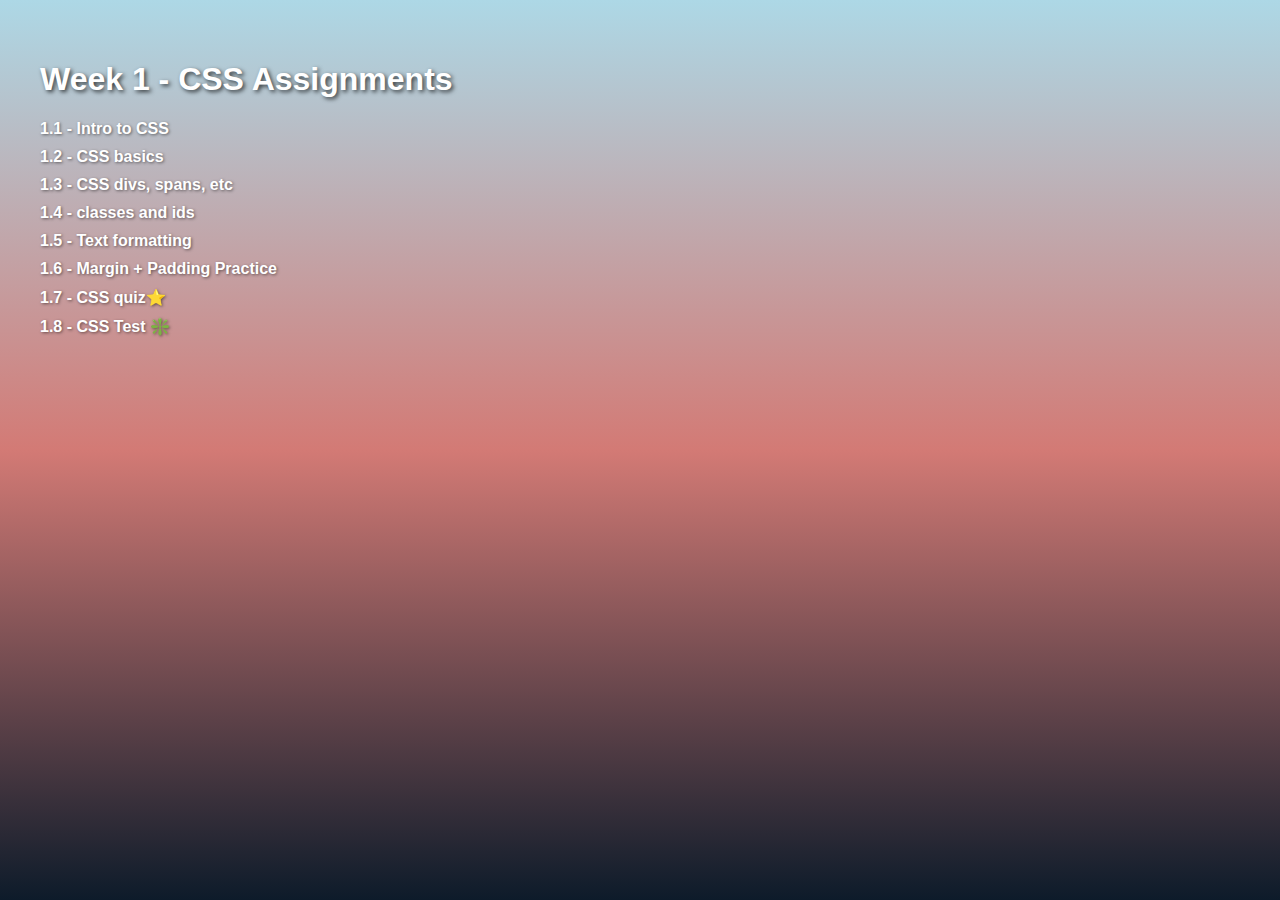
<file: index.html>
<!DOCTYPE html>
<html lang="en">
<head>
    <meta charset="UTF-8">
    <meta name="viewport" content="width=device-width, initial-scale=1.0">
    <title>2025 OT Capstone W1</title>
    <style>
        body {
            font-family: Arial, sans-serif;
            margin: 20px;
            padding: 20px;
            background: linear-gradient(to bottom, #add8e6, #d37a75, #0d1b2a);
            background-repeat: no-repeat;
            background-attachment: fixed;
            background-size: cover;
        }
        h1 {
            color: white;
            text-shadow: 2px 2px 4px rgba(0, 0, 0, 0.7);
        }
        ul {
            list-style-type: none;
            padding: 0;
        }
        li {
            margin: 10px 0;
        }
        a {
            text-decoration: none;
            color: white;
            font-weight: bold;
            text-shadow: 1px 1px 3px rgba(0, 0, 0, 0.5);
        }
        a:hover {
            text-decoration: underline;
        }
    </style>
</head>
<body>
    <h1>Week 1 - CSS Assignments</h1>
    <ul>
        <li><a href="Intro to CSS.html">1.1 - Intro to CSS</a></li>
        <li><a href="Part 1/Part1.html">1.2 - CSS basics</a></li>
        <li><a href="Part 2/Part2.html">1.3 - CSS divs, spans, etc</a></li>
        <li><a href="Part 3/Part3.html">1.4 - classes and ids</a></li>
        <li><a href="Text Formatting/Text Format.html">1.5 - Text formatting</a></li>
        <li><a href="M+P Practice Quiz.html">1.6 - Margin + Padding Practice</a></li>
        <li><a href="CSS Quiz/CSS_Assessment.html">1.7 - CSS quiz⭐️</a></li>
        <li><a href="CSS Test/Profile_Page.html">1.8 - CSS Test ❇️</a></li>
    </ul>
</body>
</html>
</file>
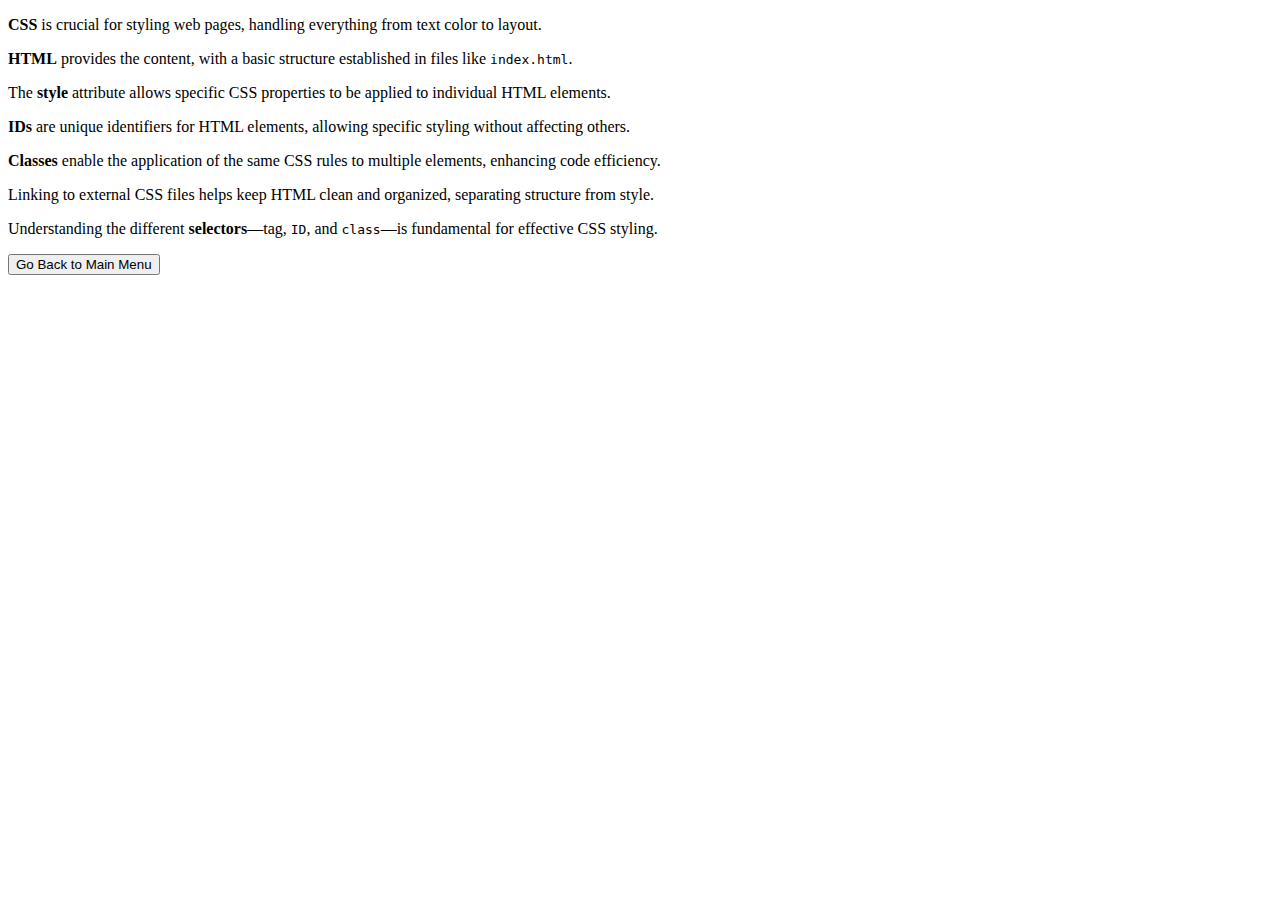
<file: Intro to CSS.html>
<!DOCTYPE html>
<html lang="en">
<head>

<p><strong>CSS</strong> is crucial for styling web pages, handling everything from text color to layout.</p>
<p><strong>HTML</strong> provides the content, with a basic structure established in files like <code>index.html</code>.</p>
<p>The <strong>style</strong> attribute allows specific CSS properties to be applied to individual HTML elements.</p>
<p><strong>IDs</strong> are unique identifiers for HTML elements, allowing specific styling without affecting others.</p>
<p><strong>Classes</strong> enable the application of the same CSS rules to multiple elements, enhancing code efficiency.</p>
<p>Linking to external CSS files helps keep HTML clean and organized, separating structure from style.</p>
<p>Understanding the different <strong>selectors</strong>—tag, <code>ID</code>, and <code>class</code>—is fundamental for effective CSS styling.</p>

    <!-- Redirect Button -->
    <button onclick="window.location.href='index.html'">Go Back to Main Menu</button>

        </body>
    </html>
</head>
</file>
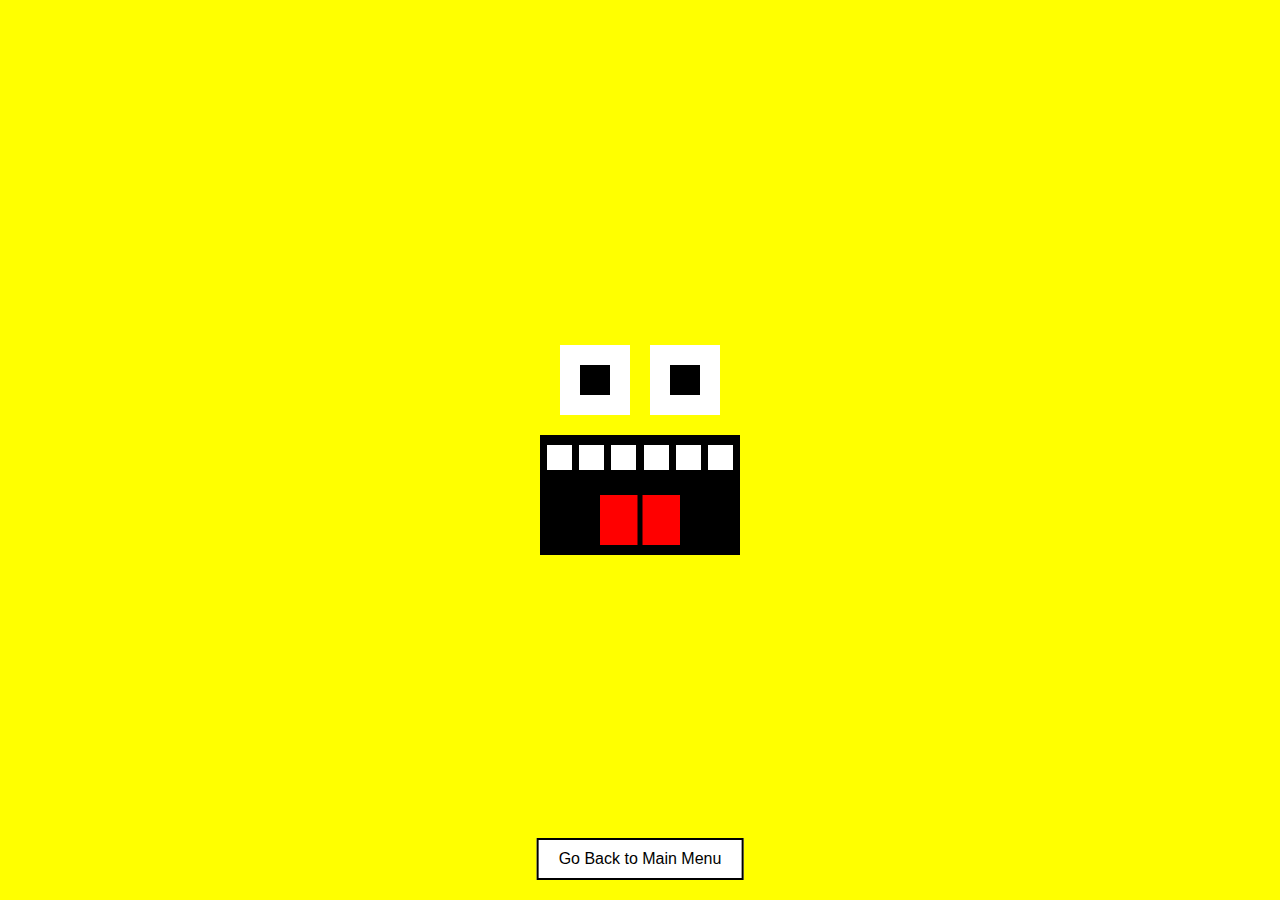
<file: M+P Practice Quiz.html>
<!DOCTYPE html>
<html lang="en">
<head>
    <meta charset="UTF-8">
    <meta name="viewport" content="width=device-width, initial-scale=1.0">
    <title>Pixel Art Face</title>
    <style>
        body {
            background-color: yellow;
            display: flex;
            justify-content: center;
            align-items: center;
            height: 100vh;
            margin: 0;
            position: relative; /* Added to make button positioning easier */
        }
        .face {
            position: absolute;
            width: 200px;
            height: 250px;
            background-color: yellow;
            z-index: 1; /* Ensure the face is above the body but below the button */
        }
        .eye {
            position: absolute;
            width: 70px;
            height: 70px;
            background-color: white;
        }
        .eye-left {
            top: 20px;
            left: 20px;
        }
        .eye-right {
            top: 20px;
            right: 20px;
        }
        .pupil {
            position: absolute;
            width: 30px;
            height: 30px;
            background-color: black;
            top: 20px;
            left: 20px;
        }
        .mouth {
            position: absolute;
            width: 200px;
            height: 120px;
            background-color: black;
            bottom: 20px;
            left: 0;
        }
        .teeth {
            position: absolute;
            display: flex;
            justify-content: space-evenly;
            width: 100%;
            top: 10px;
        }
        .tooth {
            width: 25px;
            height: 25px;
            background-color: white;
        }
        .tongue {
            position: absolute;
            width: 80px;
            height: 50px;
            background-color: red;
            bottom: 10px;
            left: 50%;
            transform: translateX(-50%);
        }
        .tongue-line {
            position: absolute;
            width: 5px;
            height: 50px;
            background-color: black;
            left: 50%;
            transform: translateX(-50%);
        }

        /* Button Styles */
        button {
            position: absolute; /* Position the button absolutely */
            bottom: 20px; /* Place it at the bottom of the screen */
            left: 50%; /* Center it horizontally */
            transform: translateX(-50%); /* Adjust for exact centering */
            padding: 10px 20px;
            font-size: 16px;
            background-color: white;
            border: 2px solid black;
            cursor: pointer;
            z-index: 2; /* Ensure the button is on top of everything */
        }
    </style>
</head>
<body>
    <div class="face">
        <div class="eye eye-left">
            <div class="pupil"></div>
        </div>
        <div class="eye eye-right">
            <div class="pupil"></div>
        </div>
        <div class="mouth">
            <div class="teeth">
                <div class="tooth"></div>
                <div class="tooth"></div>
                <div class="tooth"></div>
                <div class="tooth"></div>
                <div class="tooth"></div>
                <div class="tooth"></div>
            </div>
            <div class="tongue">
                <div class="tongue-line"></div>
            </div>
        </div>
    </div>

    <!-- Redirect Button -->
    <button onclick="window.location.href='index.html'">Go Back to Main Menu</button>
</body>
</html>
</file>
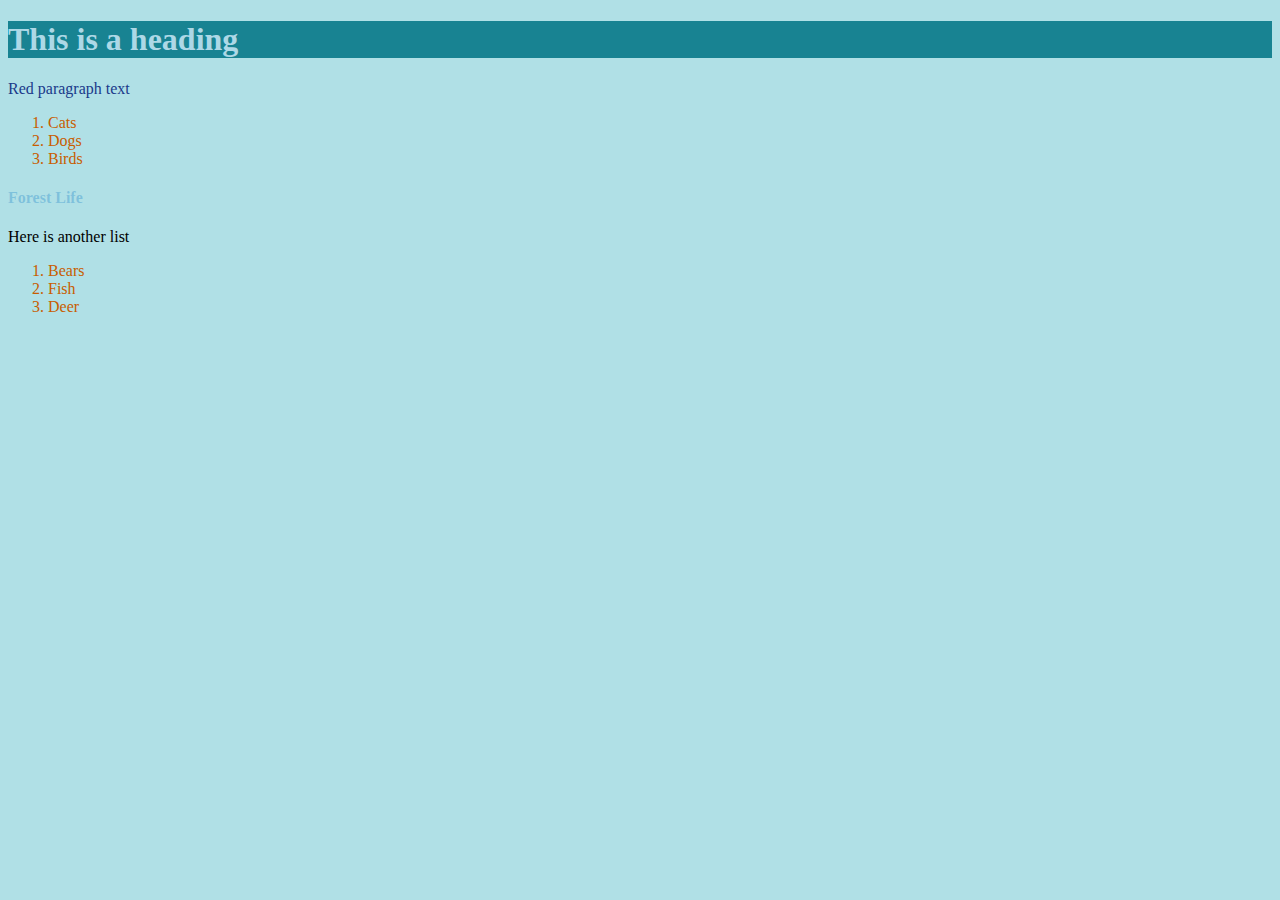
<file: Part1.html>
<!DOCTYPE html>
<html>
  <!-- Text Color Selection-->
  <body style="background-color:powderblue;">

  <head>
    <meta charset="utf-8">
    <title>CSS Basics</title>

    <!-- Connect the html to the css file -->
    <link rel="stylesheet" href="Part1_master.css">

  </head>
  <body>
<!-- RGB Color Selection-->
    <h1 style="background-color:rgb(24, 131, 146);">This is a heading</h1>

    <!-- HEX Code Selection-->
    <p style="color:#1a3a8a";>Red paragraph text</p>
    <ol>
      <li>Cats</li>
      <li>Dogs</li>
      <li>Birds</li>
    </ol>

    <h4>Forest Life</h4>

    <p>Here is another list</p>
    <ol>
      <li>Bears</li>
      <li>Fish</li>
      <li>Deer</li>
    </ol>

  </body>
</html>
</file>
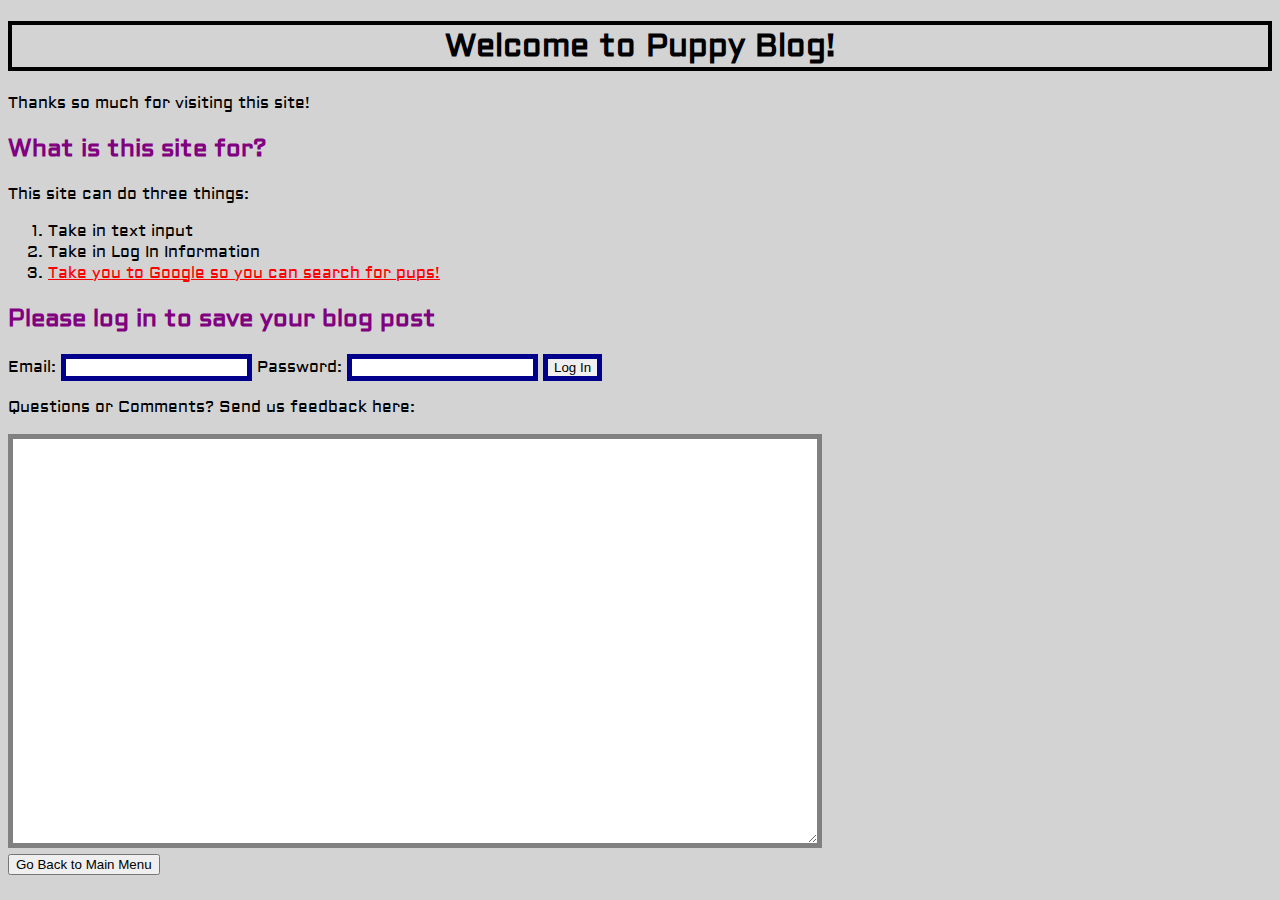
<file: CSS Quiz/CSS_Assessment.html>
<!-- Welcome to your CSS Level One Assessment Test!

For this test, edit the CSS file and complete the commented tasks below!
You won't be editing and html, but the css file is linked to the html file.
Watch the video lecture for more info on this! -->
<!DOCTYPE html>
<html>
  <head>
    <meta charset="utf-8">
    <title>Assessment Test CSS</title>
    <link rel="stylesheet" href="CSS_Assessment.css">
    <link href="https://fonts.googleapis.com/css?family=Aldrich|Fredoka+One" rel="stylesheet">
  </head>
  <body>
    <h1>Welcome to Puppy Blog!</h1>

    <div class="someclass">
      <p>Thanks so much for visiting this site!</p>
    </div>

    <h2>What is this site for?</h2>
    <p>This site can do three things:</p>
    <ol>
      <li>Take in text input</li>
      <li>Take in Log In Information</li>
      <li><a href="http://www.google.com">Take you to Google so you can search for pups!</a></li>
    </ol>


    <h2>Please log in to save your blog post</h2>

    <form class="loginForm" method="get">
      <label for="mail">Email: </label>
      <input type="email" id="mail" value="">

      <label for="pass">Password: </label>
      <input type="password" id="pass" value="">

      <input type="submit" name="" value="Log In">


    </form>

    <div class="exit">



    <p>Questions or Comments? Send us feedback here:</p>

    <textarea id="textblock" name="name" rows="8" cols="80"></textarea>

    </div>


    <!-- Redirect Button -->
    <button onclick="window.location.href='../index.html'">Go Back to Main Menu</button>
</body>
</html>
</file>
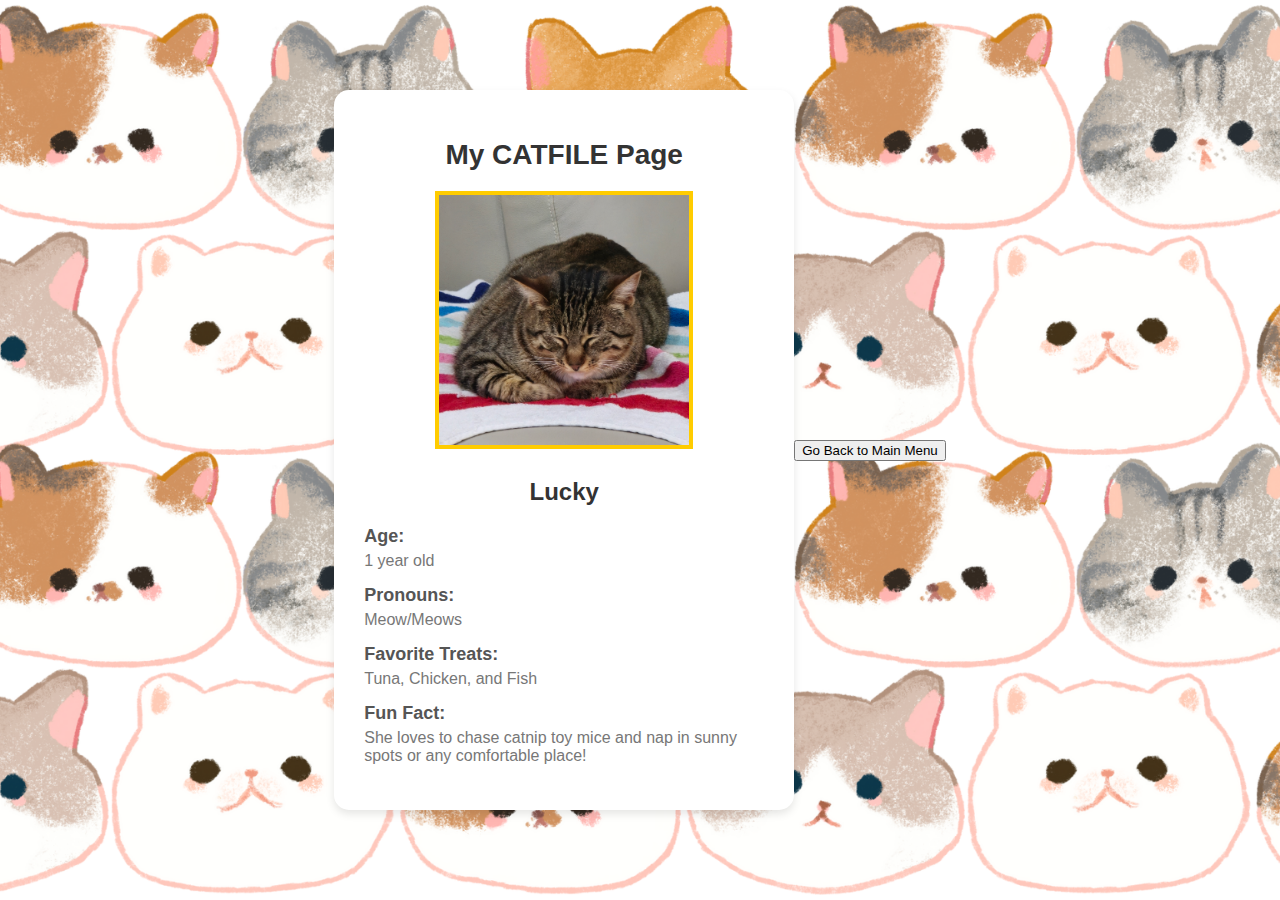
<file: CSS Test/Profile_Page.html>
<!DOCTYPE html>
<html lang="en">
<head>
  <!-- Meta tags for character encoding and responsive design -->
  <meta charset="UTF-8">
  <meta name="viewport" content="width=device-width, initial-scale=1.0">
  <!-- Title of the page (shown in the browser tab) -->
  <title>Lucky's Profile</title>
  <!-- Link to the external CSS file for styling -->
  <link rel="stylesheet" href="styles.css">
</head>
<body>
  <!-- Main container for the profile content -->
  <div class="profile-container">
    <!-- Main heading for the profile page -->
    <h1>My CATFILE Page</h1>
    <!-- Profile picture of Lucky -->
    <img src="20250207_200602.jpg" alt="Lucky the Cat" class="profile-pic">
    <!-- Name of the cat -->
    <h2 class="profile-name">Lucky</h2>
    <!-- Section for additional profile details -->
    <div class="profile-details">
      <!-- Age of the cat -->
      <h3>Age:</h3>
      <p>1 year old</p>
      <!-- Pronouns (just for fun!) -->
      <h3>Pronouns:</h3>
      <p>Meow/Meows</p>
      <!-- Favorite treats -->
      <h3>Favorite Treats:</h3>
      <p>Tuna, Chicken, and Fish</p>
      <!-- Fun fact about Lucky -->
      <h3>Fun Fact:</h3>
      <p>She loves to chase catnip toy mice and nap in sunny spots or any comfortable place!</p>
    </div>
  </div>
      <!-- Redirect Button -->
      <button onclick="window.location.href='../index.html'">Go Back to Main Menu</button>
</body>
</html>
</file>
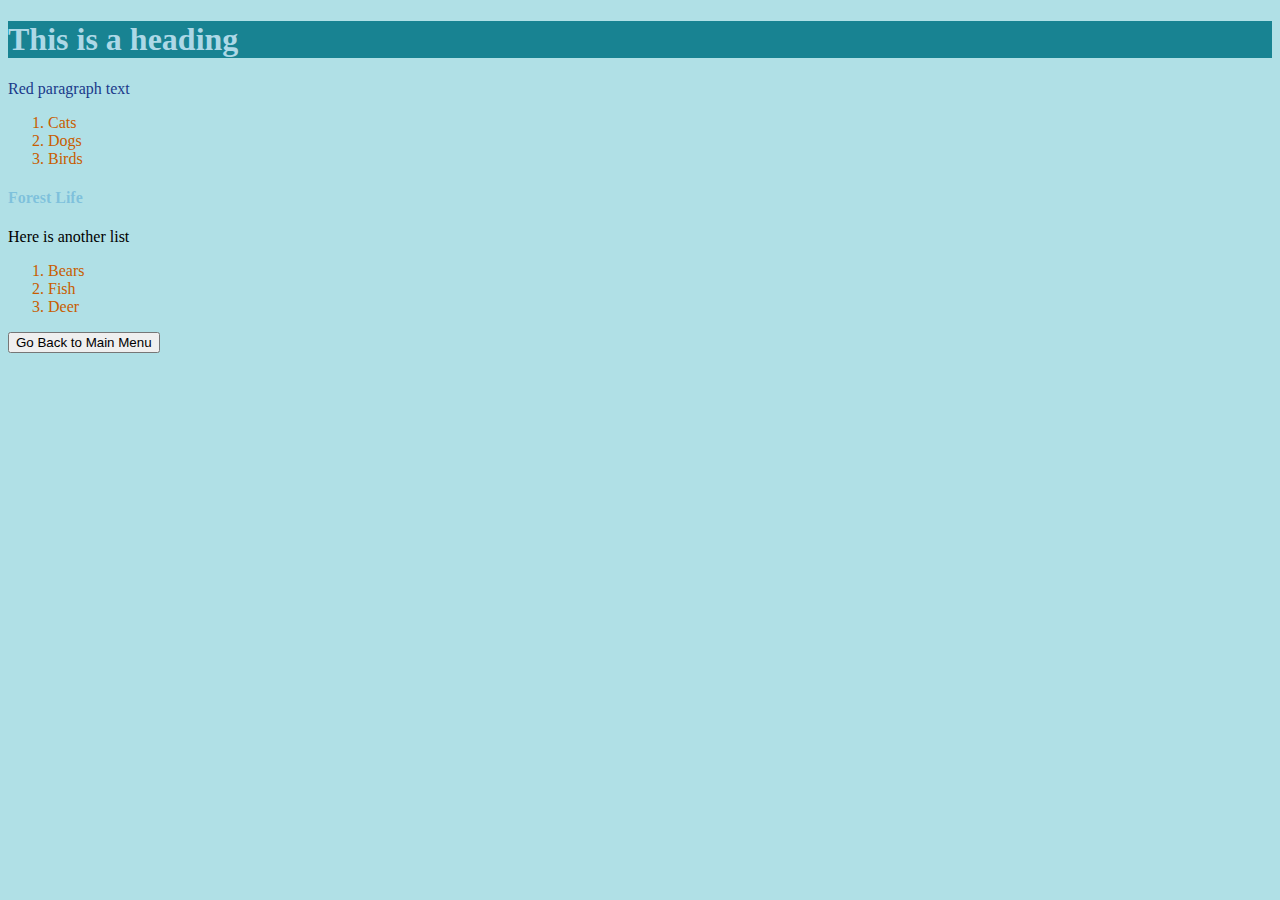
<file: Part 1/Part1.html>
<!DOCTYPE html>
<html>
  <!-- Text Color Selection-->
  <body style="background-color:powderblue;">

  <head>
    <meta charset="utf-8">
    <title>CSS Basics</title>

    <!-- Connect the html to the css file -->
    <link rel="stylesheet" href="Part1_master.css">

  </head>
  <body>
<!-- RGB Color Selection-->
    <h1 style="background-color:rgb(24, 131, 146);">This is a heading</h1>

    <!-- HEX Code Selection-->
    <p style="color:#1a3a8a";>Red paragraph text</p>
    <ol>
      <li>Cats</li>
      <li>Dogs</li>
      <li>Birds</li>
    </ol>

    <h4>Forest Life</h4>

    <p>Here is another list</p>
    <ol>
      <li>Bears</li>
      <li>Fish</li>
      <li>Deer</li>
    </ol>

      <!-- Redirect Button -->
      <button onclick="window.location.href='../index.html'">Go Back to Main Menu</button>
  </body>
</html>
</file>
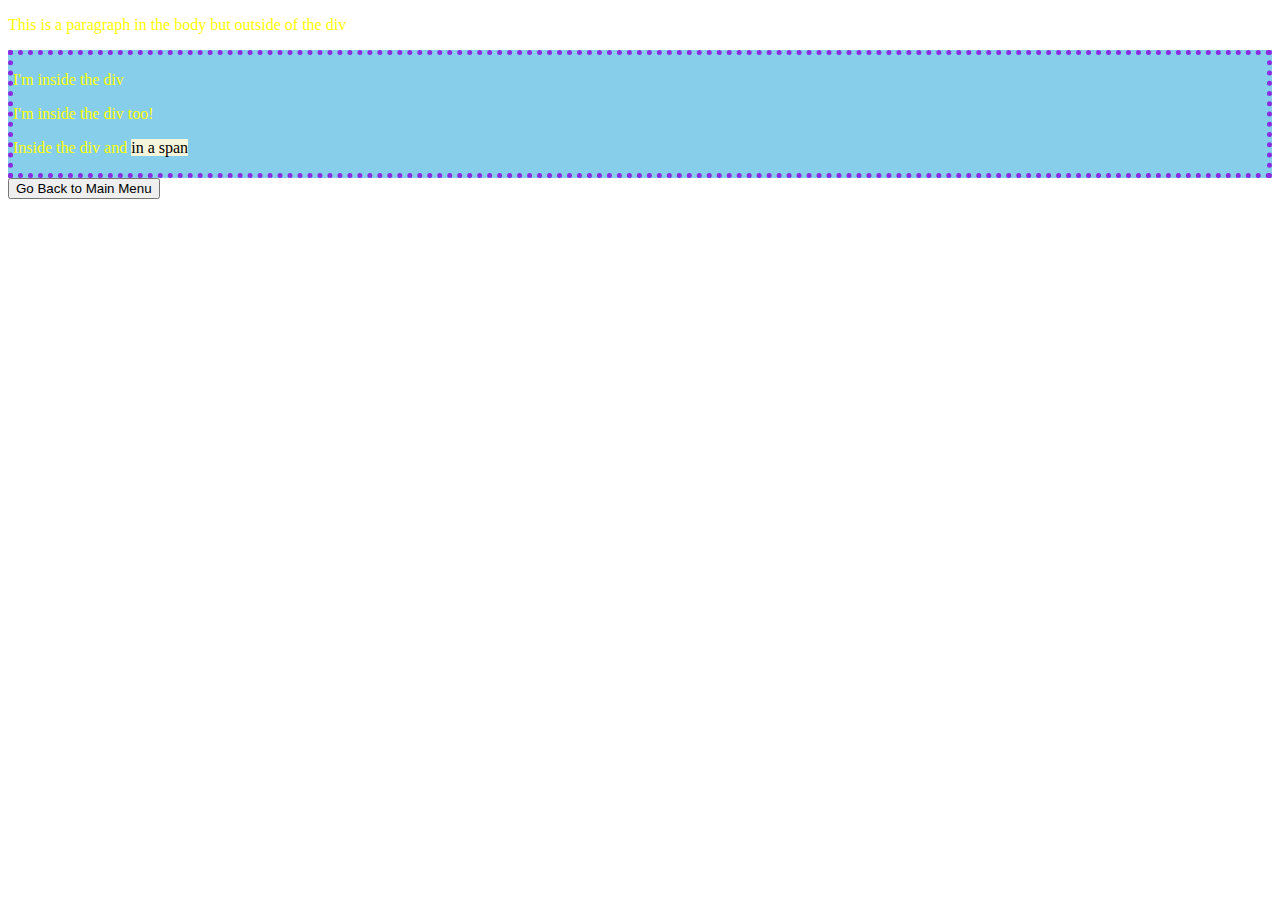
<file: Part 2/Part2.html>
<!DOCTYPE html>
<html>
  <head>
    <meta charset="utf-8">
    <link rel="stylesheet" href="Part2_master.css">
    <title></title>
  </head>
  <body>
    <p>This is a paragraph in the body but outside of the div</p>

    <div >
      <p>I'm inside the div</p>
      <p>I'm inside the div too!</p>
      <p>Inside the div and <span>in a span</span></p>

    </div>

      <!-- Redirect Button -->
      <button onclick="window.location.href='../index.html'">Go Back to Main Menu</button>
  </body>
</html>
</file>
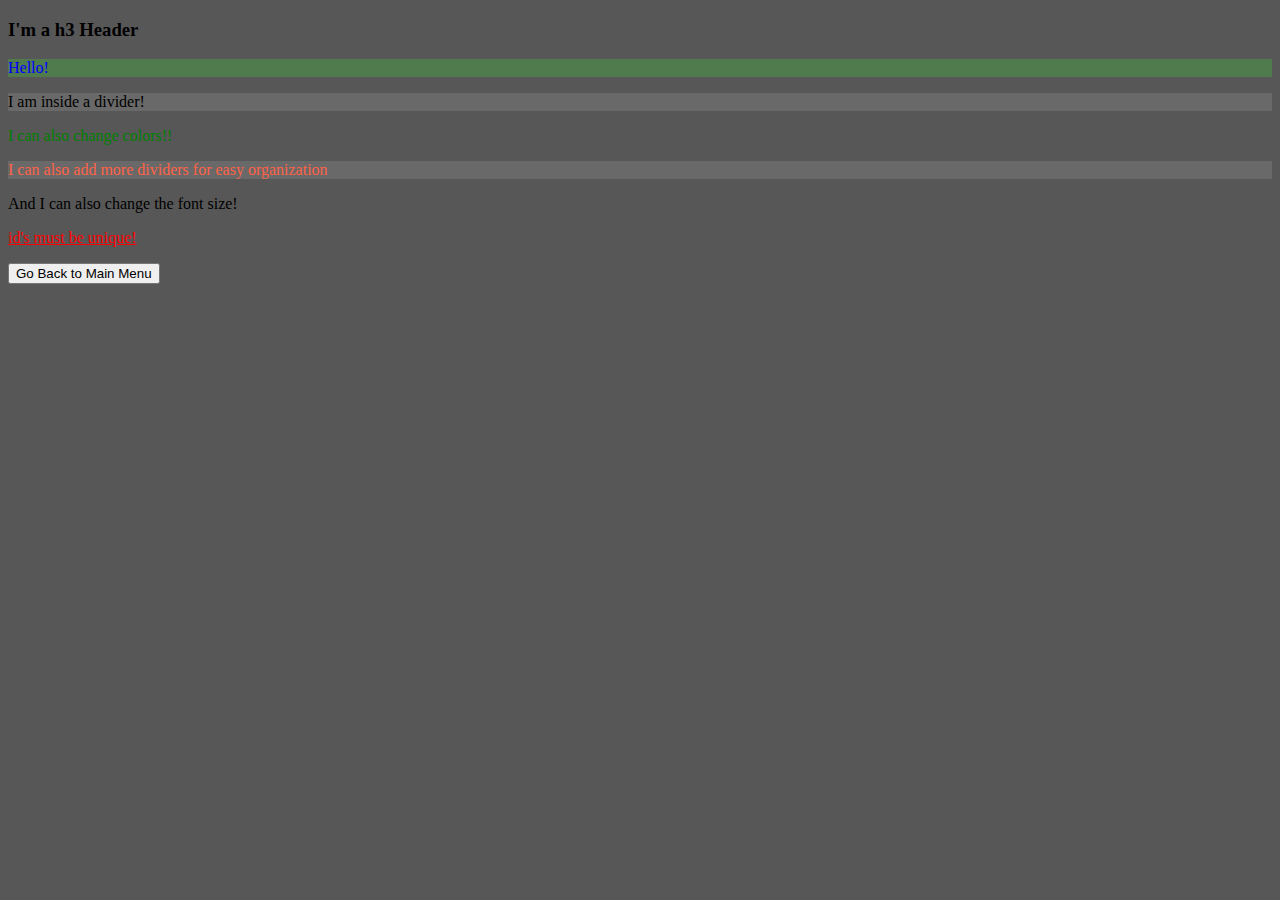
<file: Part 3/Part3.html>
<!DOCTYPE html>
<html>
  <head>
    <meta charset="utf-8">
    <title>Selectors</title>
    <link rel="stylesheet" href="Part3_master.css">
  </head>
  <body>
    <h3>I'm a h3 Header</h3>

    <div class="firstDiv">
      <p>Hello!</p>
    </div>

    <div class="secondDiv">
      <p>I am inside a divider!</p>
    </div>

    <div class="thirdDiv">
      <p>I can also change colors!!</p>
    </div>

    <div class="fourthDiv">
      <p>I can also add more dividers for easy organization</p>
    </div>

    <div class="fifthDiv">
      <p>And I can also change the font size!</p>
    </div>

    <p id='singledout'>id's must be unique!</p>

      <!-- Redirect Button -->
      <button onclick="window.location.href='../index.html'">Go Back to Main Menu</button>
  </body>
</html>
</file>
<file: Part1_master.css>
/*
This is a comment
*/

/*
General Form is:

Selected Tag {
  property: value;
}

*/

/*Colors can be names, or codes*/

h1{
  color: lightblue;
}

li {
  color: rgb(200, 93, 0);
}

p{
  color: #000000;
}

h4{
  color: rgba(33, 134, 201, 0.347)
}
</file>
<file: CSS Quiz/CSS_Assessment.css>
/* Task # 1 */
body {
    background-color: #D3D3D3; /* Light gray */
    font-family: 'Aldrich', sans-serif; /* Task # 9 */
}

/* Task # 2 */
h1 {
    border: 4px solid black;
    text-align: center;
}

/* Task # 3 */
h2 {
    color: purple;
}

/* Task # 4 */
input {
    border: 5px solid darkblue;
}

/* Task # 6 */
#textblock {
    border: 5px solid gray;
    width: 800px;
    height: 400px;
}

/* Task # 7 */
a {
    color: red;
}
</file>
<file: CSS Test/styles.css>
/* styles.css */
body {
    font-family: 'Arial', sans-serif;
    margin: 0;
    padding: 0;
    display: flex;
    justify-content: center;
    align-items: center;
    height: 100vh;
    /* Add background image */
    background-image: url('Tabby Cat Background.png'); /* Replace with your image file path */
    background-size: cover; /* Ensures the image covers the entire background */
    background-position: center; /* Centers the image */
    background-repeat: no-repeat; /* Prevents the image from repeating */
  }
  
  .profile-container {
    background-color: rgba(255, 255, 255, 1);
    border-radius: 15px;
    box-shadow: 0 4px 8px rgba(0, 0, 0, 0.1);
    padding: 30px;
    max-width: 400px;
    width: 100%;
    text-align: center;
  }
  
  h1 {
    font-size: 28px;
    color: #333;
    margin-bottom: 20px;
  }
  
  .profile-pic {
    width: 250px;
    height: 250px;
    border-radius: 0%;
    border: 4px solid #ffcc00;
    margin-bottom: 15px;
  }
  
  .profile-name {
    font-size: 24px;
    color: #333;
    margin: 10px 0;
  }
  
  .profile-details {
    text-align: left;
    margin-top: 20px;
  }
  
  .profile-details h3 {
    font-size: 18px;
    color: #555;
    margin: 10px 0 5px;
  }
  
  .profile-details p {
    font-size: 16px;
    color: #777;
    margin: 0 0 15px;
  }
</file>
<file: Part 1/Part1_master.css>
/*
This is a comment
*/

/*
General Form is:

Selected Tag {
  property: value;
}

*/

/*Colors can be names, or codes*/

h1{
  color: lightblue;
}

li {
  color: rgb(200, 93, 0);
}

p{
  color: #000000;
}

h4{
  color: rgba(33, 134, 201, 0.347)
}
</file>
<file: Part 2/Part2_master.css>
body{
  /*background: gray;*/
  background: url(https://images.unsplash.com/photo-1560710990-9f5d4197b5a2?q=80&w=3870&auto=format&fit=crop&ixlib=rb-4.0.3&ixid=M3wxMjA3fDB8MHxwaG90by1wYWdlfHx8fGVufDB8fHx8fA%3D%3D) no-repeat center center fixed;
  background-repeat:no-repeat;
}

div{
  background: skyblue;
  border: blueviolet;
  border-width: thick; /* 10 px */
  border-style: dotted;

  }

p{
  color: yellow;
}
span{
  background: beige;
  color: black;
}
</file>
<file: Part 3/Part3_master.css>
/*Lots of Selector Types, check out these links*/

/*  http://www.w3schools.com/cssref/css_selectors.asp */
/*  https://developer.mozilla.org/en-US/docs/Web/Guide/CSS/Getting_started/Selectors  */
/*  https://developer.mozilla.org/en-US/docs/Web/Guide/CSS/Getting_started/Selectors */
/*Class selectors start with a dot . */
body{
  background-color: rgb(87, 87, 87);
}

.firstDiv{
  color: blue;
  background-color: #45a9406f;
}

.secondDiv{
  background-color: rgba(128, 128, 128, 0.435);
}

.thirdDiv{
  color: green;
}

.fourthDiv{
  color: tomato;
  background-color: #8080806f;
} 

/* Use an id to single out html elements*/

/* id selectors use a hashtag # */
#singledout{
  color: red;
  text-decoration: underline;
}
</file>
